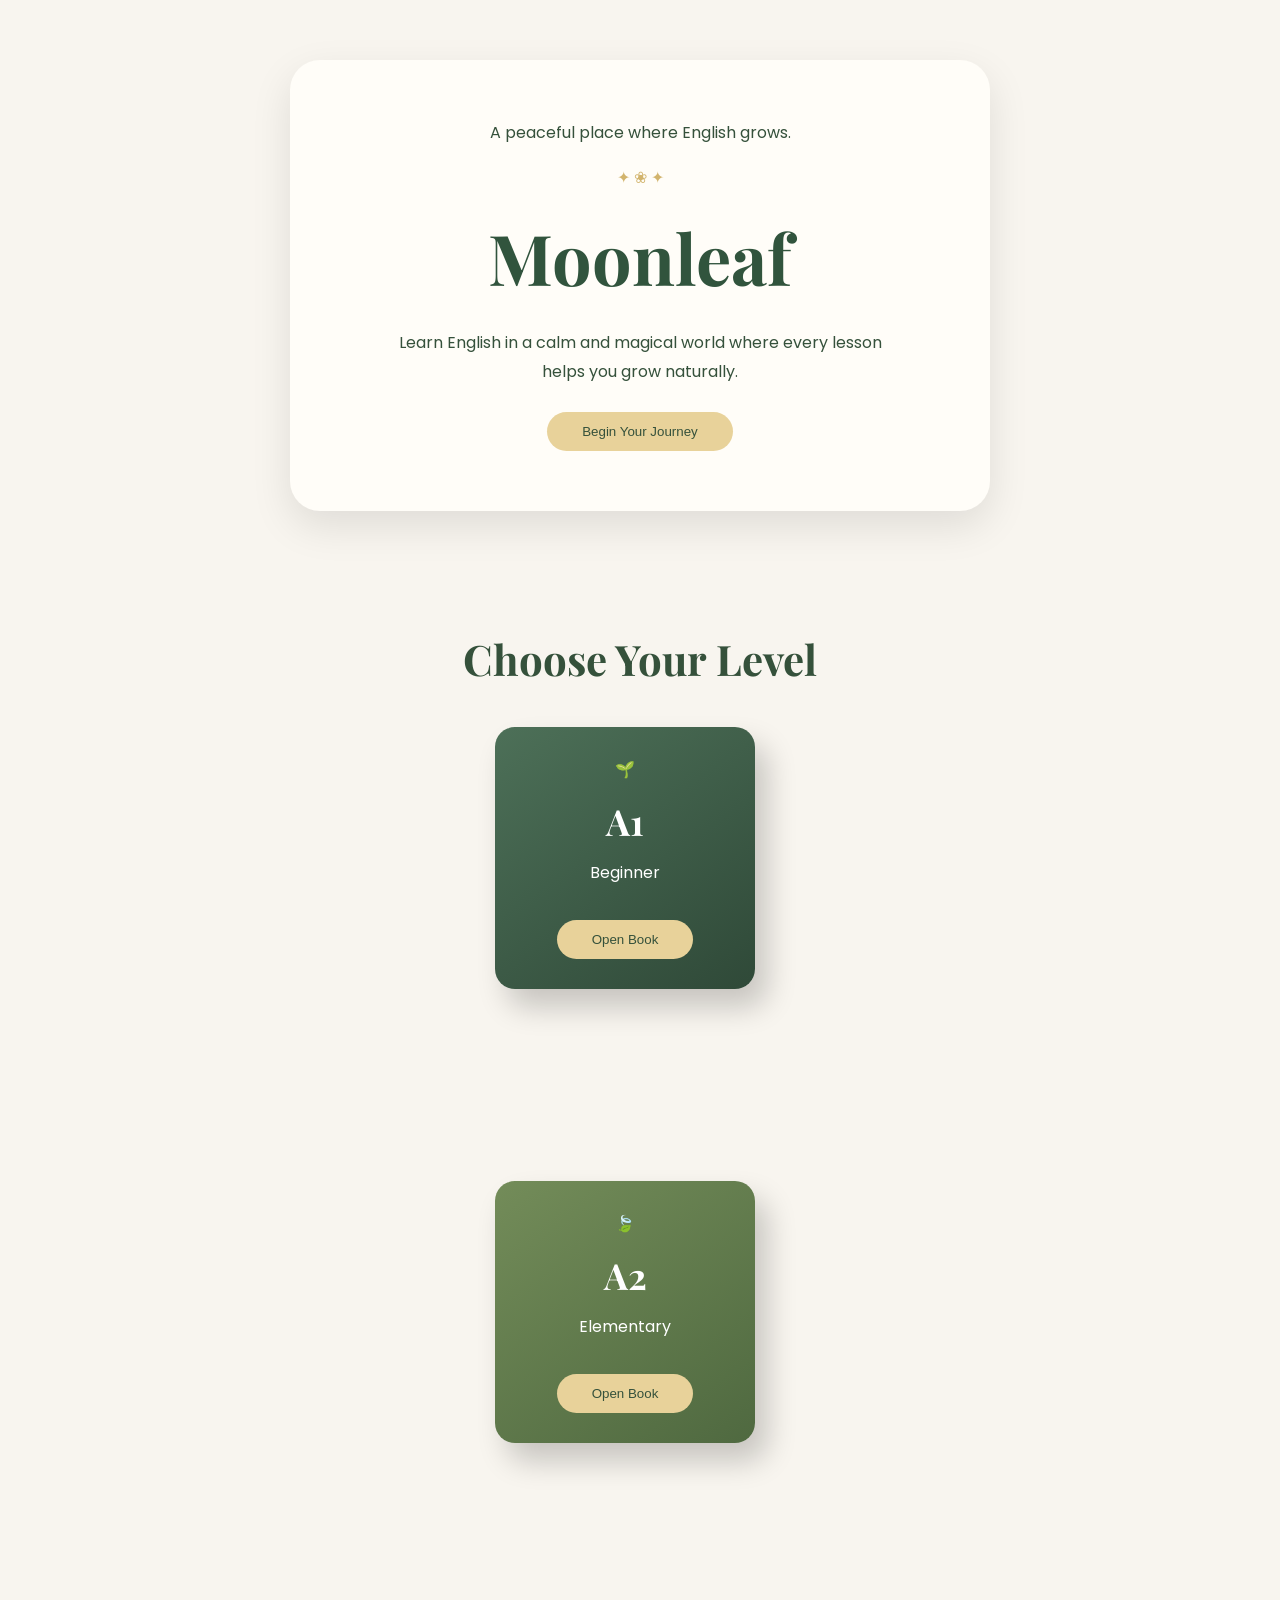
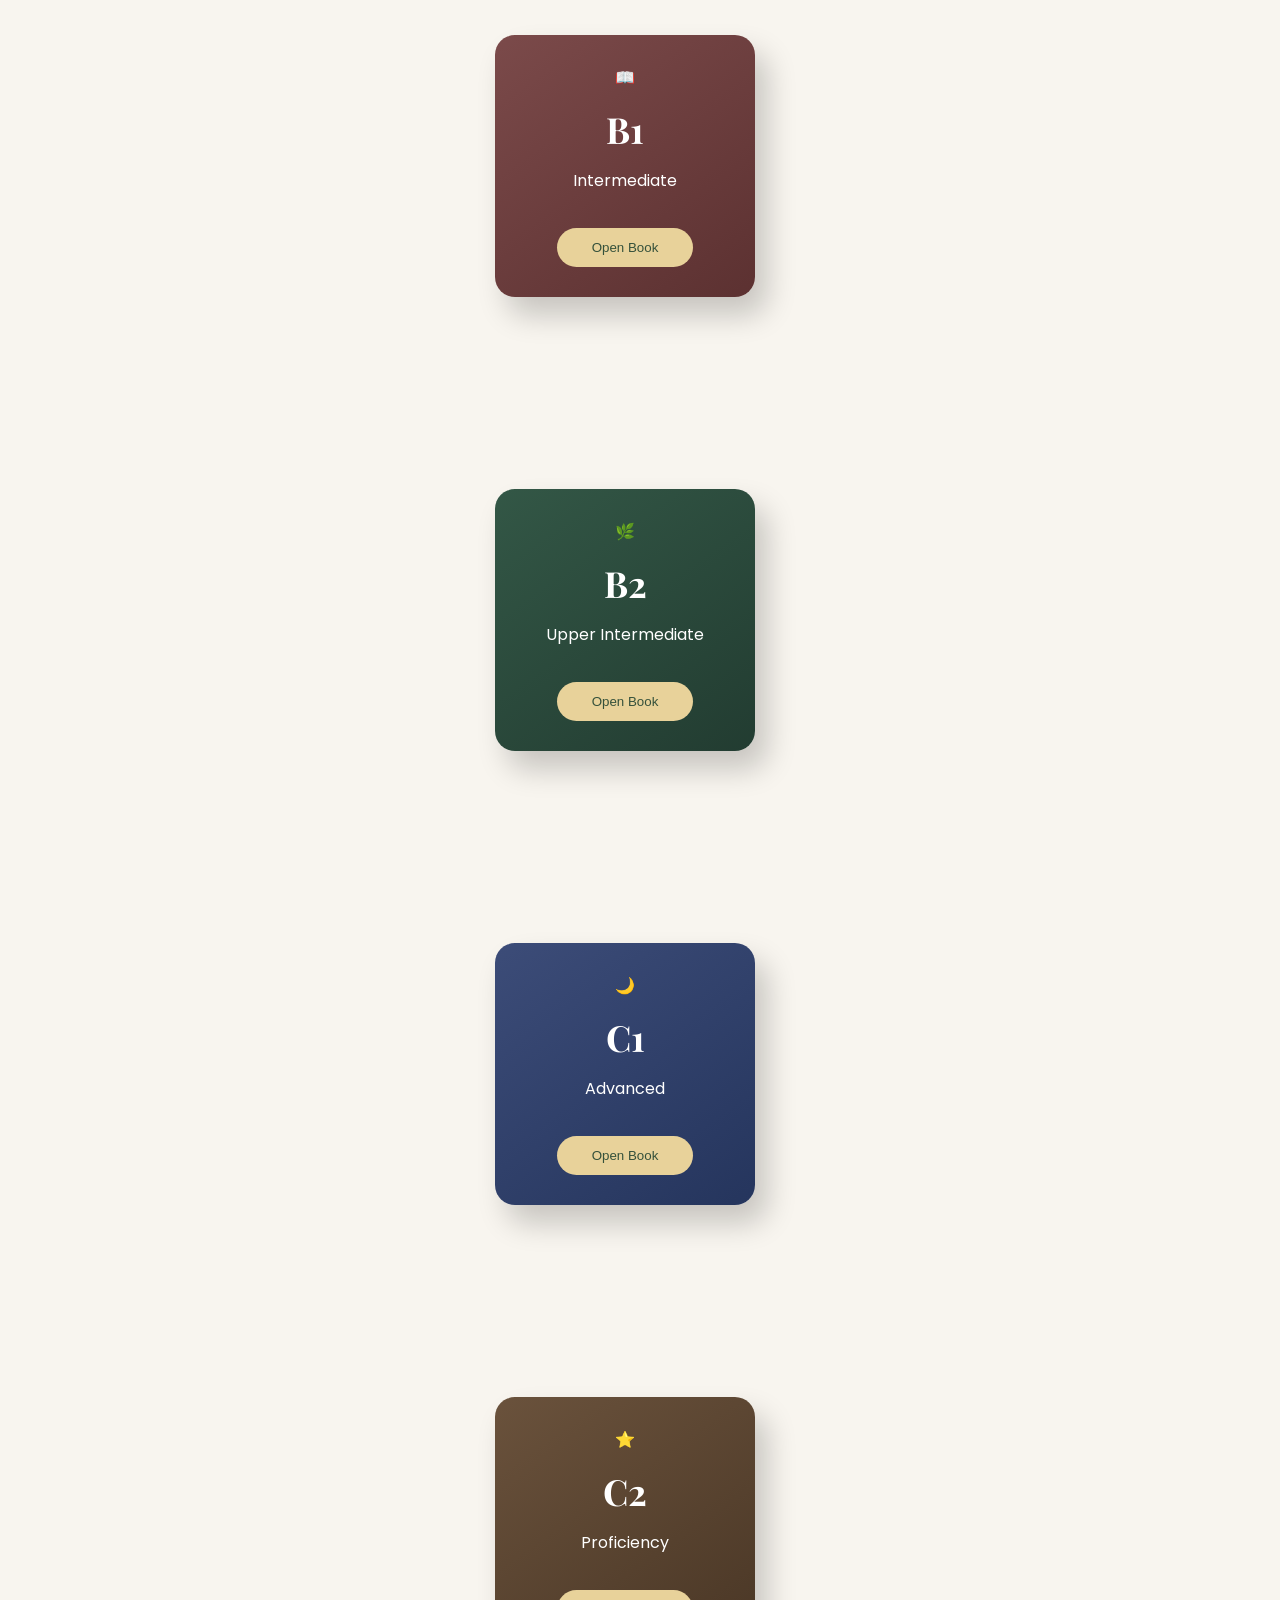
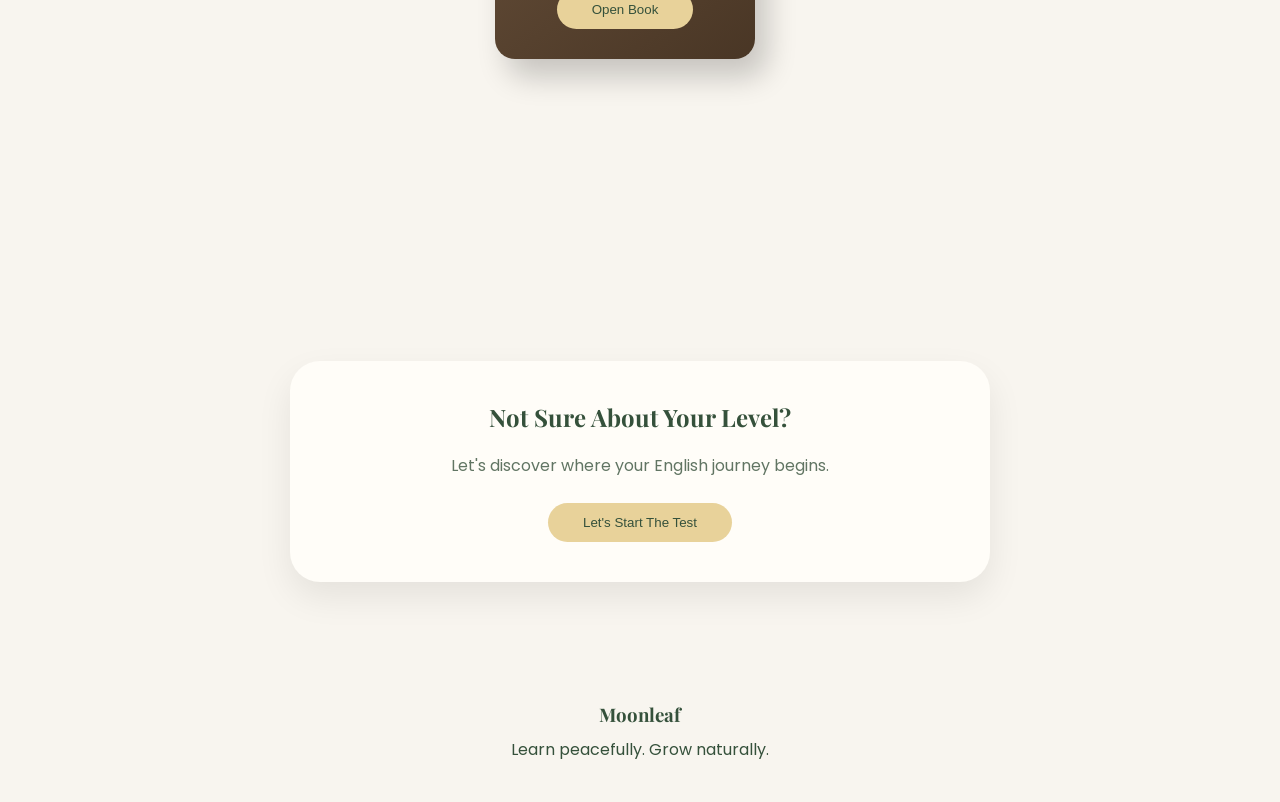
<file: index.html>
<!DOCTYPE html>
<html lang="en">
<head>
  <meta charset="UTF-8">
  <meta name="viewport" content="width=device-width, initial-scale=1.0">

  <title>Moonleaf</title>

  <link rel="preconnect" href="https://fonts.googleapis.com">
  <link rel="preconnect" href="https://fonts.gstatic.com" crossorigin>

  <link href="https://fonts.googleapis.com/css2?family=Playfair+Display:wght@500;700&family=Poppins:wght@300;400;600&display=swap" rel="stylesheet">

  <link rel="stylesheet" href="style.css">
</head>

<body>

<header class="hero">
  <div class="hero-card">

    <p>A peaceful place where English grows.</p>

    <div class="line">✦ ❀ ✦</div>

    <h1>Moonleaf</h1>

    <p class="description">
      Learn English in a calm and magical world where every lesson helps you grow naturally.
    </p>

    <button>Begin Your Journey</button>

  </div>
</header>

<section class="levels">

  <h2>Choose Your Level</h2>

  <div class="books">

    <!-- A1 -->
    <div class="book-row">

      <div class="book">
        🌱
        <h3>A1</h3>
        <p>Beginner</p>

        <button onclick="openBook(this)">
          Open Book
        </button>
      </div>

      <div class="lesson-panel">

        <h2>A1 English Book 🌱</h2>

        <button onclick="location.href='a1-vocabulary.html'">
          📖 Vocabulary
        </button>

        <button onclick="location.href='a1-grammar.html'">
          📚 Grammar
        </button>

        <button onclick="location.href='a1-listening.html'">
          🎧 Listening
        </button>

        <button onclick="location.href='a1-practice.html'">
          ✍️ Practice
        </button>

      </div>

    </div>

    <!-- A2 -->
    <div class="book-row">

      <div class="book">
        🍃
        <h3>A2</h3>
        <p>Elementary</p>

        <button onclick="openBook(this)">
          Open Book
        </button>
      </div>

      <div class="lesson-panel">

        <h2>A2 English Book 🍃</h2>

        <button onclick="location.href='a2-vocabulary.html'">📖 Vocabulary</button>
        <button onclick="location.href='a2-grammar.html'">📚 Grammar</button>
        <button onclick="location.href='a2-listening.html'">🎧 Listening</button>
        <button onclick="location.href='a2-practice.html'">✍️ Practice</button>

      </div>

    </div>

    <!-- B1 -->
    <div class="book-row">

      <div class="book">
        📖
        <h3>B1</h3>
        <p>Intermediate</p>

        <button onclick="openBook(this)">
          Open Book
        </button>
      </div>

      <div class="lesson-panel">
        <h2>B1 English Book 📖</h2>

       <button onclick="location.href='b1-vocabulary.html'">
📖 Vocabulary
</button>

<button onclick="location.href='b1-grammar.html'">
📚 Grammar
</button>

<button onclick="location.href='b1-listening.html'">
🎧 Listening
</button>

<button onclick="location.href='b1-practice.html'">
✍️ Practice
</button>
      </div>

    </div>

    <!-- B2 -->
    <div class="book-row">

      <div class="book">
        🌿
        <h3>B2</h3>
        <p>Upper Intermediate</p>

        <button onclick="openBook(this)">
          Open Book
        </button>
      </div>

      <div class="lesson-panel">
        <h2>B2 English Book 🌿</h2>

       <button onclick="location.href='b2-vocabulary.html'">
📖 Vocabulary
</button>

<button onclick="location.href='b2-grammar.html'">
📚 Grammar
</button>

<button onclick="location.href='b2-listening.html'">
🎧 Listening
</button>

<button onclick="location.href='b2-practice.html'">
✍️ Practice
</button>
      </div>

    </div>

    <!-- C1 -->
    <div class="book-row">

      <div class="book">
        🌙
        <h3>C1</h3>
        <p>Advanced</p>

        <button onclick="openBook(this)">
          Open Book
        </button>
      </div>

      <div class="lesson-panel">
        <h2>C1 English Book 🌙</h2>
<button onclick="location.href='c1-vocabulary.html'">
📖 Vocabulary
</button>

<button onclick="location.href='c1-grammar.html'">
📚 Grammar
</button>

<button onclick="location.href='c1-listening.html'">
🎧 Listening
</button>

<button onclick="location.href='c1-practice.html'">
✍️ Practice
</button>
      </div>

    </div>

    <!-- C2 -->
    <div class="book-row">

      <div class="book">
        ⭐
        <h3>C2</h3>
        <p>Proficiency</p>

        <button onclick="openBook(this)">
          Open Book
        </button>
      </div>

      <div class="lesson-panel">
        <h2>C2 English Book ⭐</h2>

        <button onclick="location.href='c2-vocabulary.html'">
📖 Vocabulary
</button>

<button onclick="location.href='c2-grammar.html'">
📚 Grammar
</button>

<button onclick="location.href='c2-listening.html'">
🎧 Listening
</button>

<button onclick="location.href='c2-practice.html'">
✍️ Practice
</button>
      </div>

    </div>

  </div>

</section>

<section class="test">

  <h2>Not Sure About Your Level?</h2>

  <p>
    Let's discover where your English journey begins.
  </p>

  <button onclick="location.href='level-test.html'">
Let's Start The Test
</button>

</section>

<footer>

  <h3>Moonleaf</h3>

  <p>Learn peacefully. Grow naturally.</p>

</footer>

<script src="script.js"></script>

</body>
</html>
</file>
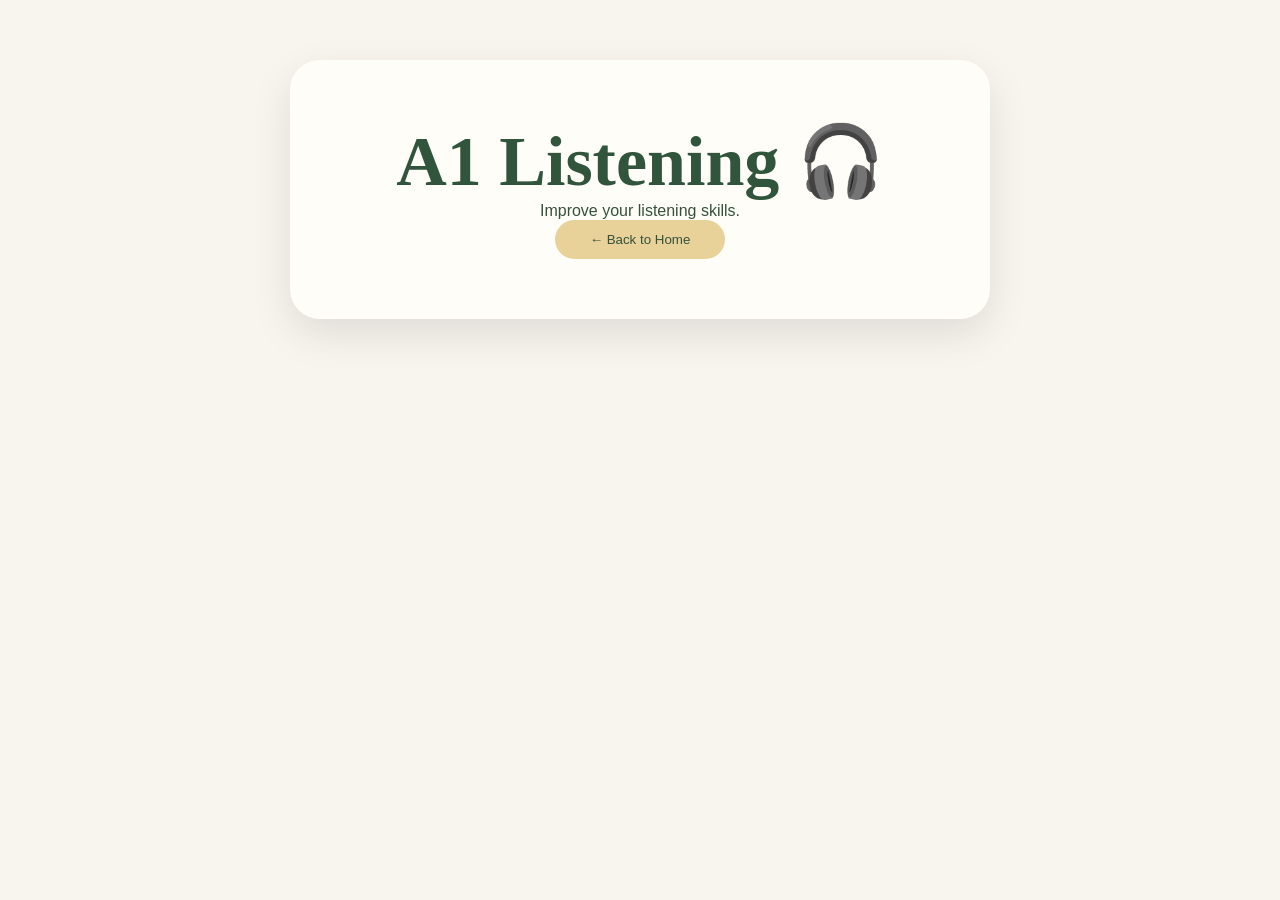
<file: a1-listening.html>
<!DOCTYPE html>
<html lang="en">
<head>
<meta charset="UTF-8">
<meta name="viewport" content="width=device-width, initial-scale=1.0">
<title>A1 Listening | Moonleaf</title>
<link rel="stylesheet" href="style.css">
</head>

<body>

<header class="hero">
<div class="hero-card">

<h1>A1 Listening 🎧</h1>

<p>Improve your listening skills.</p>

<button onclick="location.href='index.html'">
← Back to Home
</button>

</div>
</header>

</body>
</html>
</file>
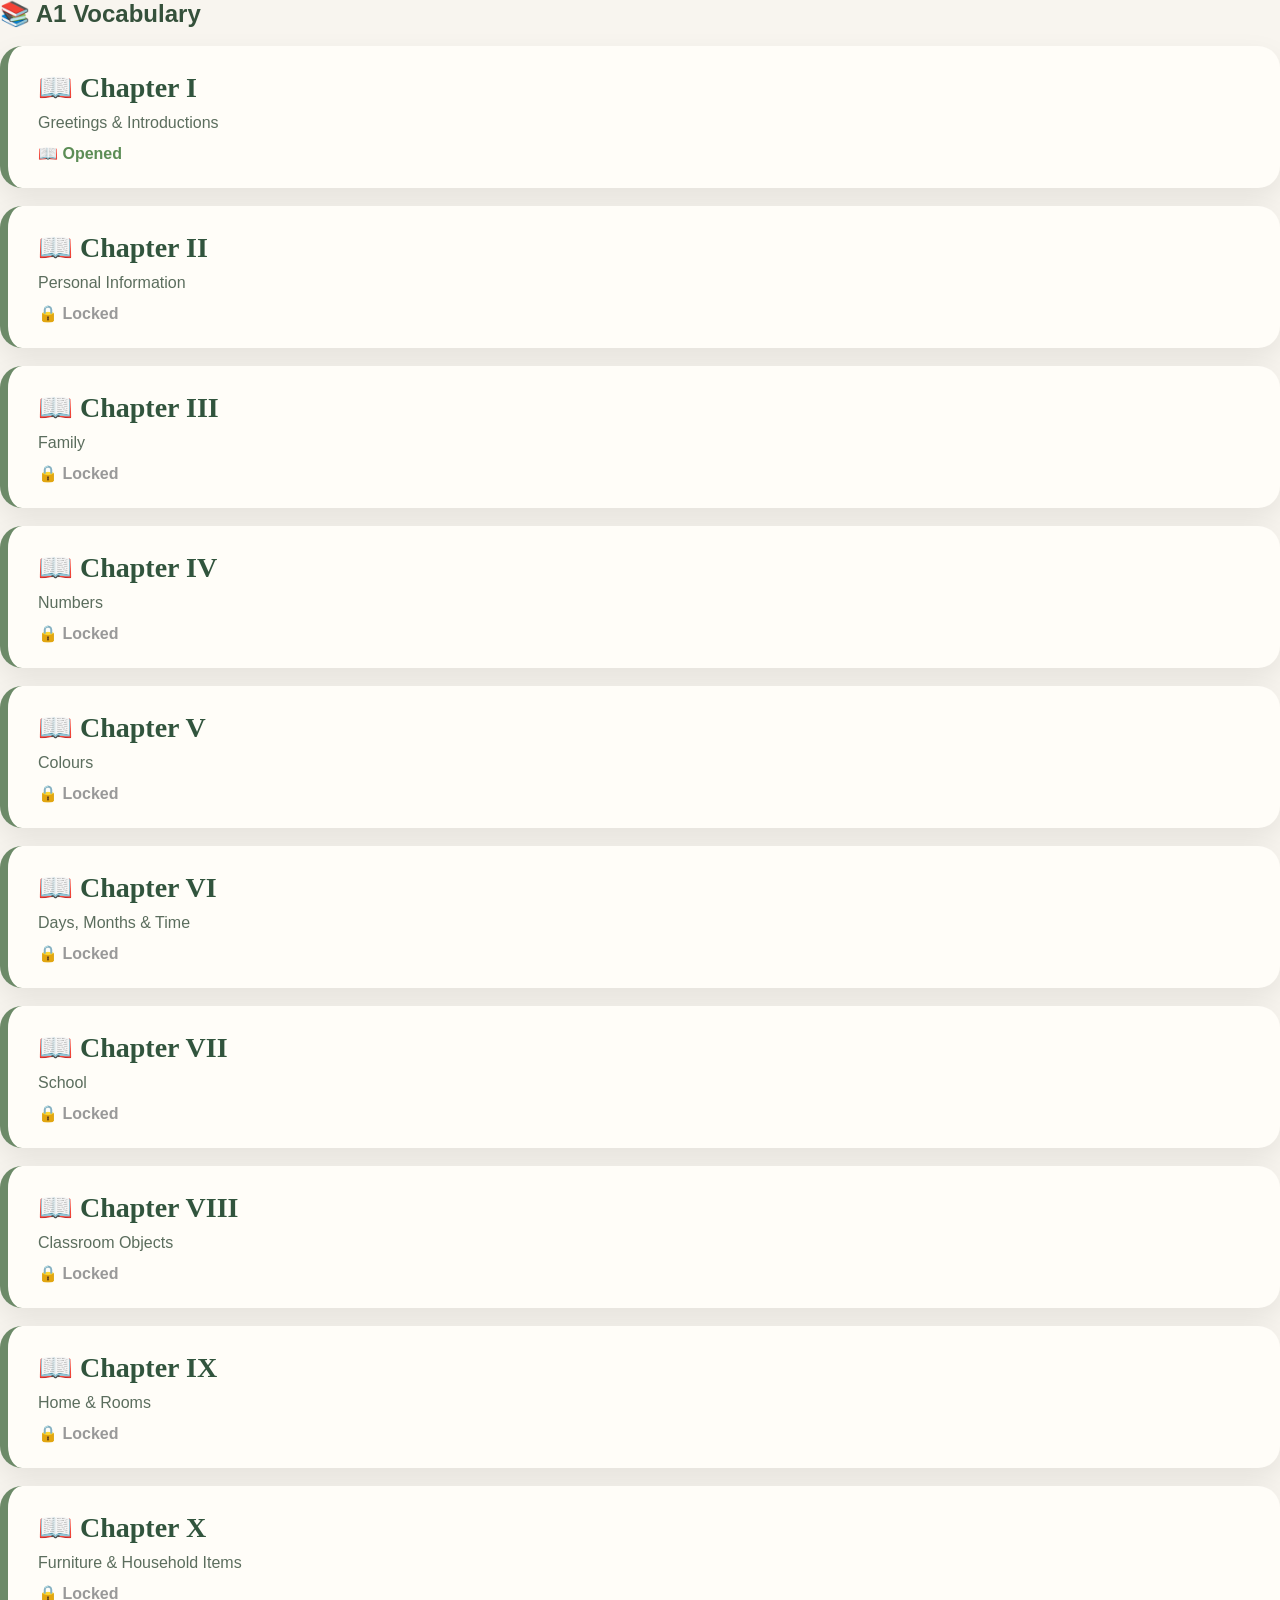
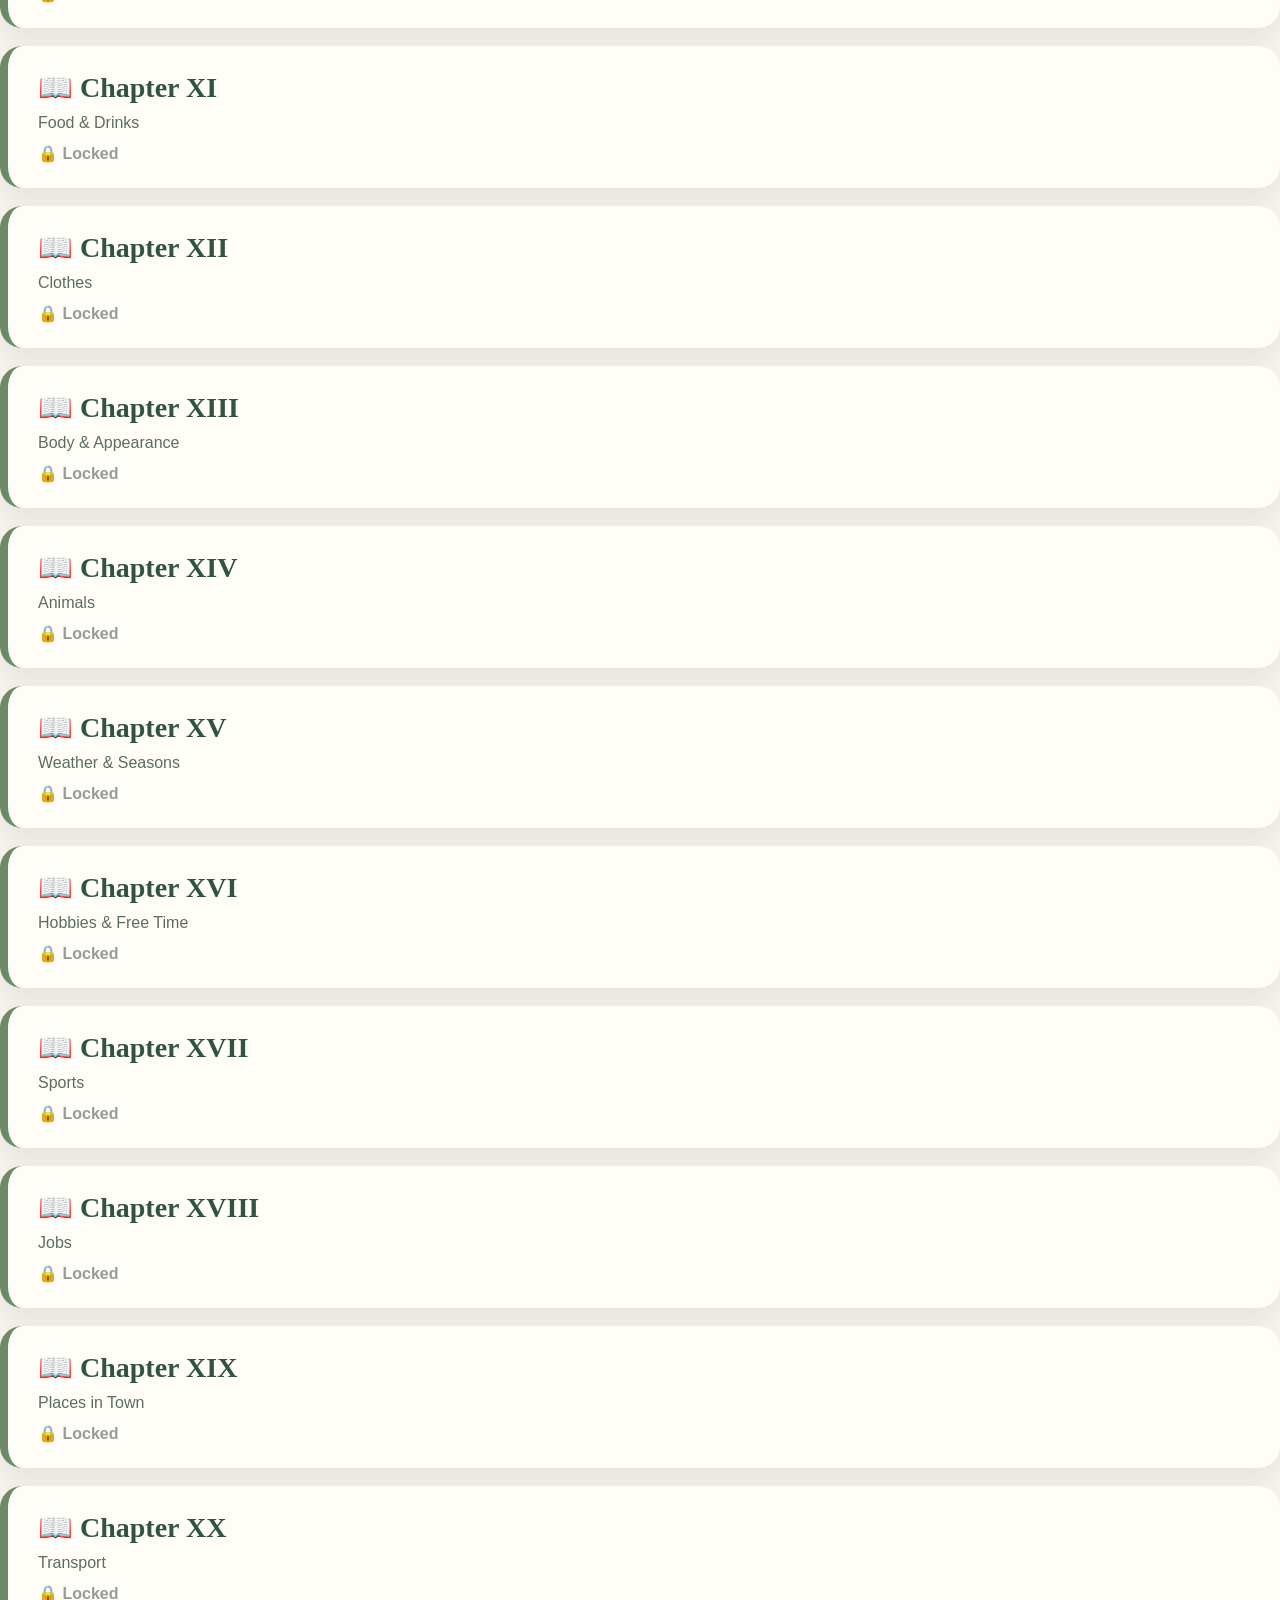
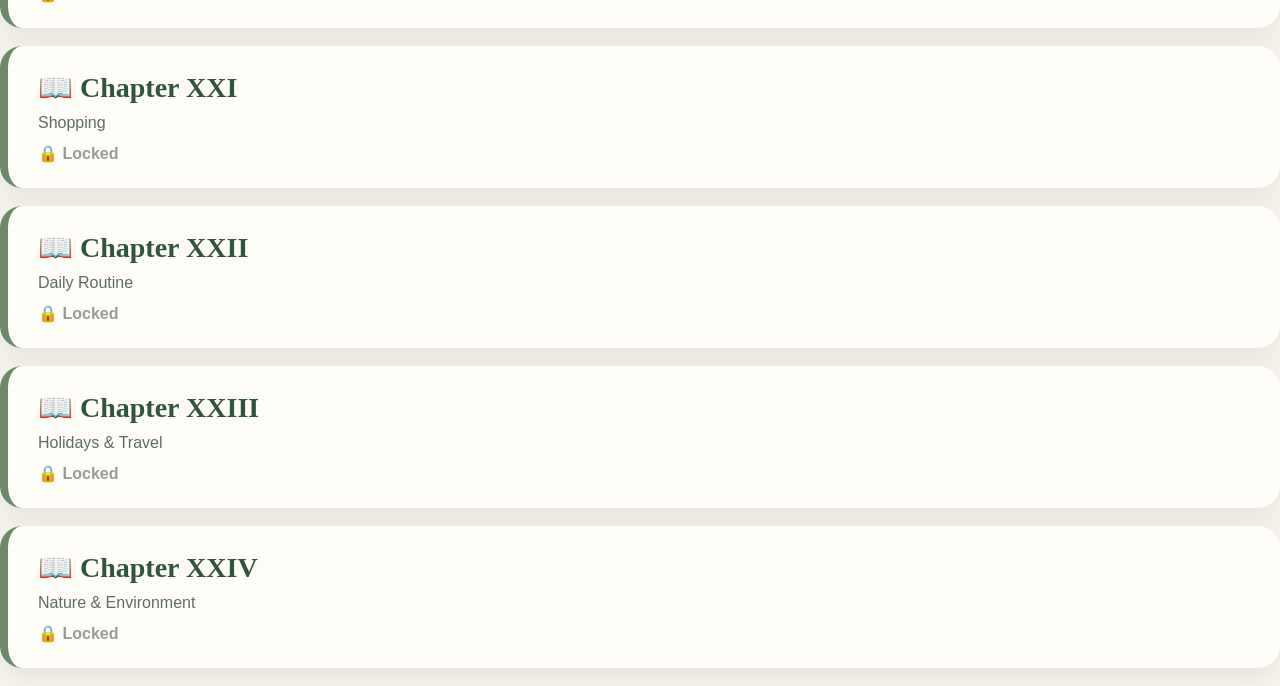
<file: a1-vocabulary.html>
<!DOCTYPE html>
<html lang="en">

<head>
<meta charset="UTF-8">
<meta name="viewport" content="width=device-width, initial-scale=1.0">

<title>A1 Vocabulary | Moonleaf</title>

<link rel="stylesheet" href="style.css">

</head>

<h2>📚 A1 Vocabulary</h2>

<div class="chapter-card" onclick="openLesson(1)">
    <h3>📖 Chapter I</h3>
    <p>Greetings & Introductions</p>
    <span class="opened-text">📖 Opened</span>
</div>

<div class="chapter-card" onclick="openLesson(2)">
    <h3>📖 Chapter II</h3>
    <p>Personal Information</p>
    <span class="locked-text">🔒 Locked</span>
</div>

<div class="chapter-card" onclick="openLesson(3)">
    <h3>📖 Chapter III</h3>
    <p>Family</p>
    <span class="locked-text">🔒 Locked</span>
</div>

<div class="chapter-card" onclick="openLesson(4)">
    <h3>📖 Chapter IV</h3>
    <p>Numbers</p>
    <span class="locked-text">🔒 Locked</span>
</div>

<div class="chapter-card" onclick="openLesson(5)">
    <h3>📖 Chapter V</h3>
    <p>Colours</p>
    <span class="locked-text">🔒 Locked</span>
</div>

<div class="chapter-card" onclick="openLesson(6)">
    <h3>📖 Chapter VI</h3>
    <p>Days, Months & Time</p>
    <span class="locked-text">🔒 Locked</span>
</div>

<div class="chapter-card" onclick="openLesson(7)">
    <h3>📖 Chapter VII</h3>
    <p>School</p>
    <span class="locked-text">🔒 Locked</span>
</div>

<div class="chapter-card" onclick="openLesson(8)">
    <h3>📖 Chapter VIII</h3>
    <p>Classroom Objects</p>
    <span class="locked-text">🔒 Locked</span>
</div>

<div class="chapter-card" onclick="openLesson(9)">
    <h3>📖 Chapter IX</h3>
    <p>Home & Rooms</p>
    <span class="locked-text">🔒 Locked</span>
</div>

<div class="chapter-card" onclick="openLesson(10)">
    <h3>📖 Chapter X</h3>
    <p>Furniture & Household Items</p>
    <span class="locked-text">🔒 Locked</span>
</div>

<div class="chapter-card" onclick="openLesson(11)">
    <h3>📖 Chapter XI</h3>
    <p>Food & Drinks</p>
    <span class="locked-text">🔒 Locked</span>
</div>

<div class="chapter-card" onclick="openLesson(12)">
    <h3>📖 Chapter XII</h3>
    <p>Clothes</p>
    <span class="locked-text">🔒 Locked</span>
</div>

<div class="chapter-card" onclick="openLesson(13)">
    <h3>📖 Chapter XIII</h3>
    <p>Body & Appearance</p>
    <span class="locked-text">🔒 Locked</span>
</div>

<div class="chapter-card" onclick="openLesson(14)">
    <h3>📖 Chapter XIV</h3>
    <p>Animals</p>
    <span class="locked-text">🔒 Locked</span>
</div>

<div class="chapter-card" onclick="openLesson(15)">
    <h3>📖 Chapter XV</h3>
    <p>Weather & Seasons</p>
    <span class="locked-text">🔒 Locked</span>
</div>

<div class="chapter-card" onclick="openLesson(16)">
    <h3>📖 Chapter XVI</h3>
    <p>Hobbies & Free Time</p>
    <span class="locked-text">🔒 Locked</span>
</div>

<div class="chapter-card" onclick="openLesson(17)">
    <h3>📖 Chapter XVII</h3>
    <p>Sports</p>
    <span class="locked-text">🔒 Locked</span>
</div>

<div class="chapter-card" onclick="openLesson(18)">
    <h3>📖 Chapter XVIII</h3>
    <p>Jobs</p>
    <span class="locked-text">🔒 Locked</span>
</div>

<div class="chapter-card" onclick="openLesson(19)">
    <h3>📖 Chapter XIX</h3>
    <p>Places in Town</p>
    <span class="locked-text">🔒 Locked</span>
</div>

<div class="chapter-card" onclick="openLesson(20)">
    <h3>📖 Chapter XX</h3>
    <p>Transport</p>
    <span class="locked-text">🔒 Locked</span>
</div>

<div class="chapter-card" onclick="openLesson(21)">
    <h3>📖 Chapter XXI</h3>
    <p>Shopping</p>
    <span class="locked-text">🔒 Locked</span>
</div>

<div class="chapter-card" onclick="openLesson(22)">
    <h3>📖 Chapter XXII</h3>
    <p>Daily Routine</p>
    <span class="locked-text">🔒 Locked</span>
</div>

<div class="chapter-card" onclick="openLesson(23)">
    <h3>📖 Chapter XXIII</h3>
    <p>Holidays & Travel</p>
    <span class="locked-text">🔒 Locked</span>
</div>

<div class="chapter-card" onclick="openLesson(24)">
    <h3>📖 Chapter XXIV</h3>
    <p>Nature & Environment</p>
    <span class="locked-text">🔒 Locked</span>
</div>

<div id="lesson-container"></div>


    <script src="a1-vocabulary.js"></script>
<script src="script.js"></script>
</file>
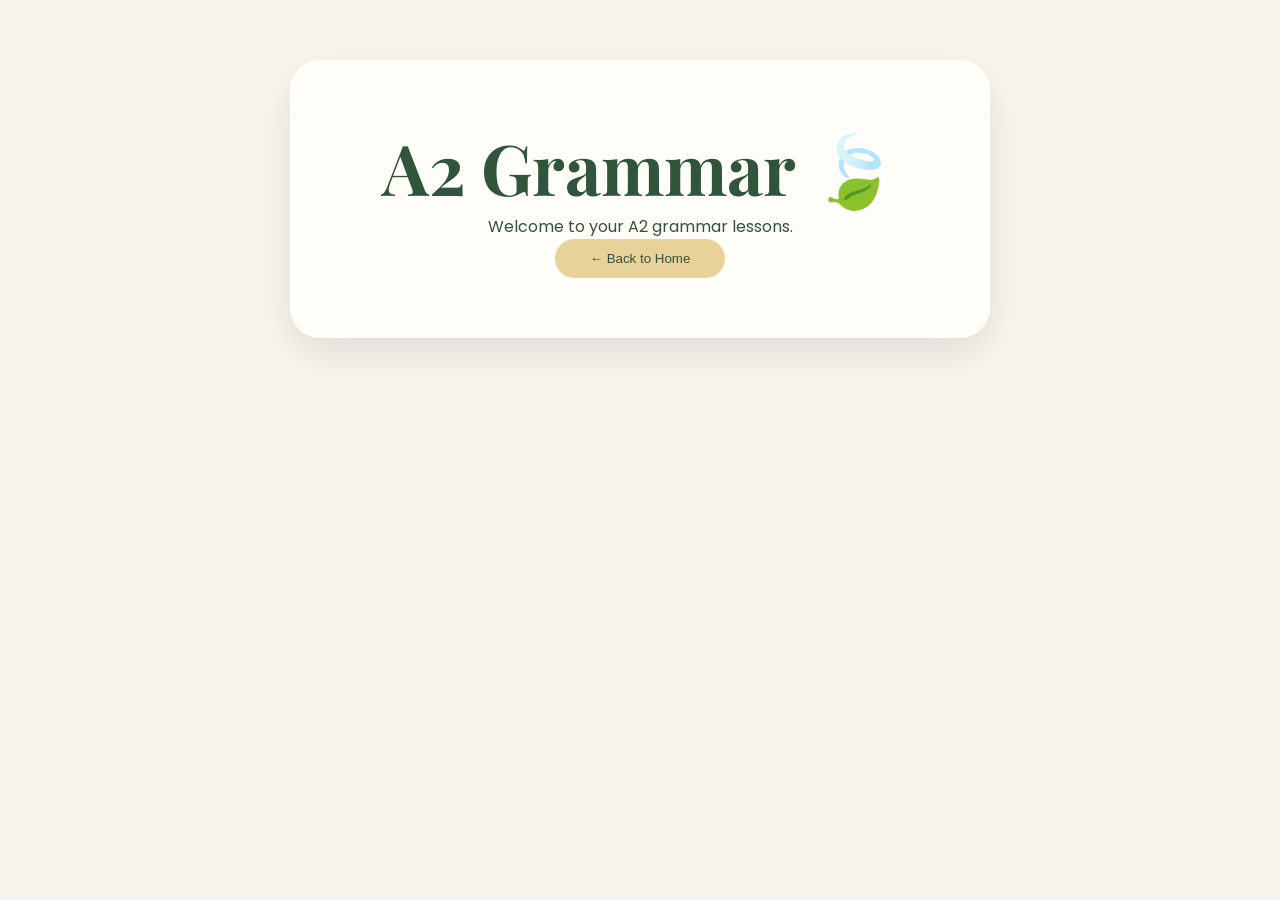
<file: a2-grammar.html>
<!DOCTYPE html>
<html lang="en">
<head>
<meta charset="UTF-8">
<meta name="viewport" content="width=device-width, initial-scale=1.0">
<title>A2 Grammar | Moonleaf</title>

<link rel="preconnect" href="https://fonts.googleapis.com">
<link rel="preconnect" href="https://fonts.gstatic.com" crossorigin>
<link href="https://fonts.googleapis.com/css2?family=Playfair+Display:wght@500;700&family=Poppins:wght@300;400;600&display=swap" rel="stylesheet">

<link rel="stylesheet" href="style.css">
</head>

<body>

<header class="hero">
<div class="hero-card">

<h1>A2 Grammar 🍃</h1>

<p>Welcome to your A2 grammar lessons.</p>

<button onclick="location.href='index.html'">
← Back to Home
</button>

</div>
</header>

<script src="script.js"></script>

</body>
</html>
</file>
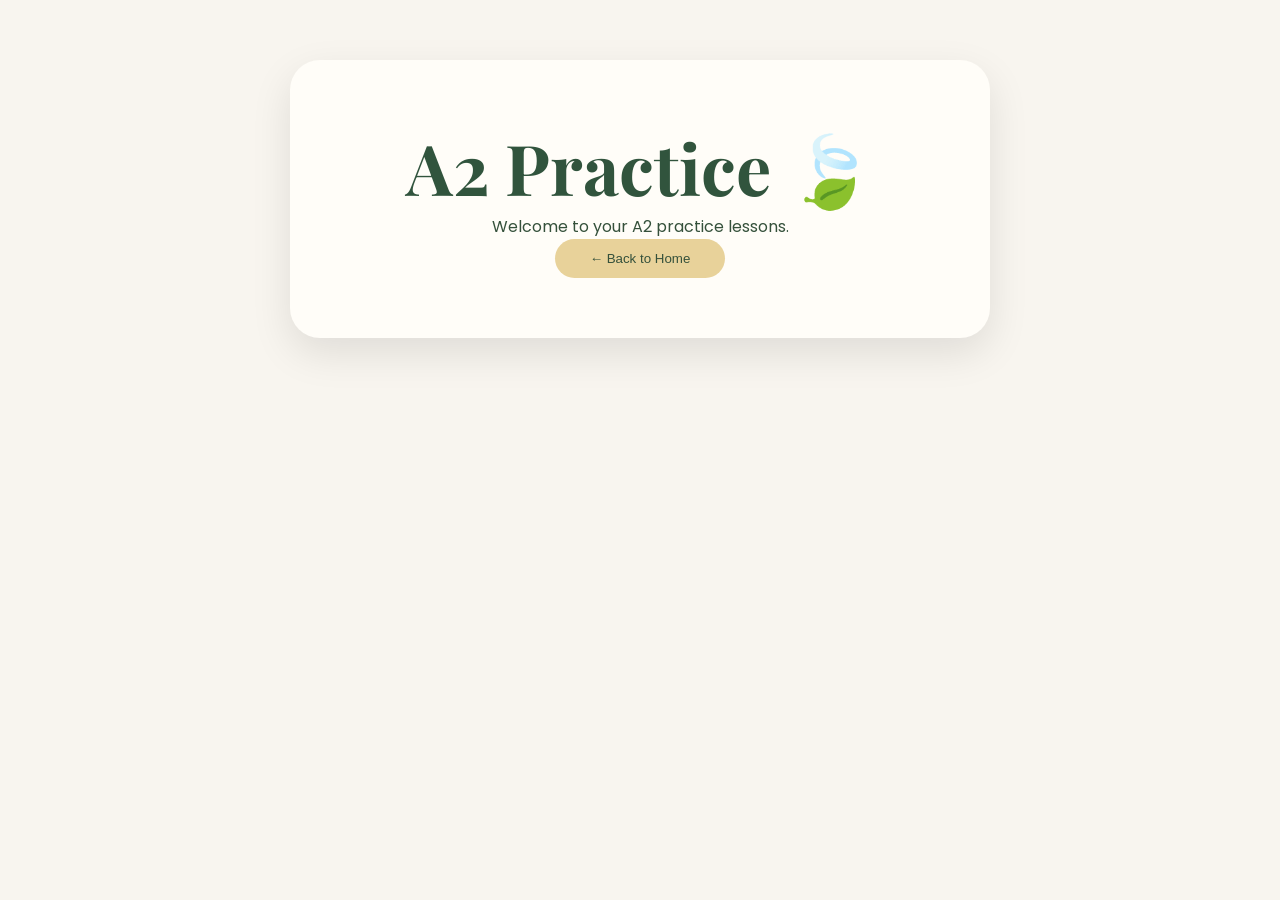
<file: a2-practice.html>
<!DOCTYPE html>
<html lang="en">
<head>
<meta charset="UTF-8">
<meta name="viewport" content="width=device-width, initial-scale=1.0">
<title>A2 Practice | Moonleaf</title>

<link rel="preconnect" href="https://fonts.googleapis.com">
<link rel="preconnect" href="https://fonts.gstatic.com" crossorigin>
<link href="https://fonts.googleapis.com/css2?family=Playfair+Display:wght@500;700&family=Poppins:wght@300;400;600&display=swap" rel="stylesheet">

<link rel="stylesheet" href="style.css">
</head>

<body>

<header class="hero">
<div class="hero-card">

<h1>A2 Practice 🍃</h1>

<p>Welcome to your A2 practice lessons.</p>

<button onclick="location.href='index.html'">
← Back to Home
</button>

</div>
</header>

<script src="script.js"></script>

</body>
</html>
</file>
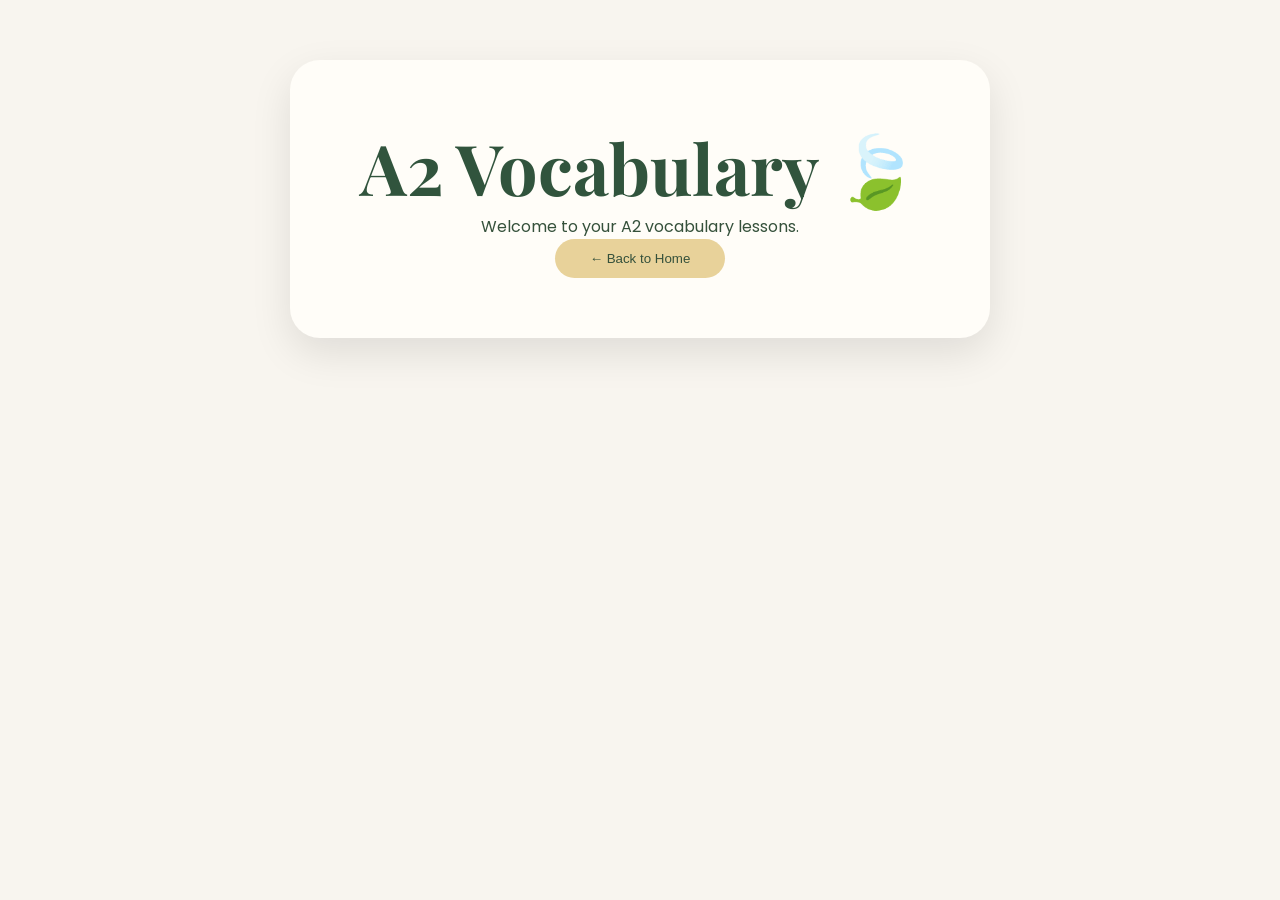
<file: a2-vocabulary.html>
<!DOCTYPE html>
<html lang="en">
<head>
<meta charset="UTF-8">
<meta name="viewport" content="width=device-width, initial-scale=1.0">
<title>A2 Vocabulary | Moonleaf</title>

<link rel="preconnect" href="https://fonts.googleapis.com">
<link rel="preconnect" href="https://fonts.gstatic.com" crossorigin>
<link href="https://fonts.googleapis.com/css2?family=Playfair+Display:wght@500;700&family=Poppins:wght@300;400;600&display=swap" rel="stylesheet">

<link rel="stylesheet" href="style.css">
</head>

<body>

<header class="hero">
<div class="hero-card">

<h1>A2 Vocabulary 🍃</h1>

<p>Welcome to your A2 vocabulary lessons.</p>

<button onclick="location.href='index.html'">
← Back to Home
</button>

</div>
</header>

<script src="script.js"></script>

</body>
</html>
</file>
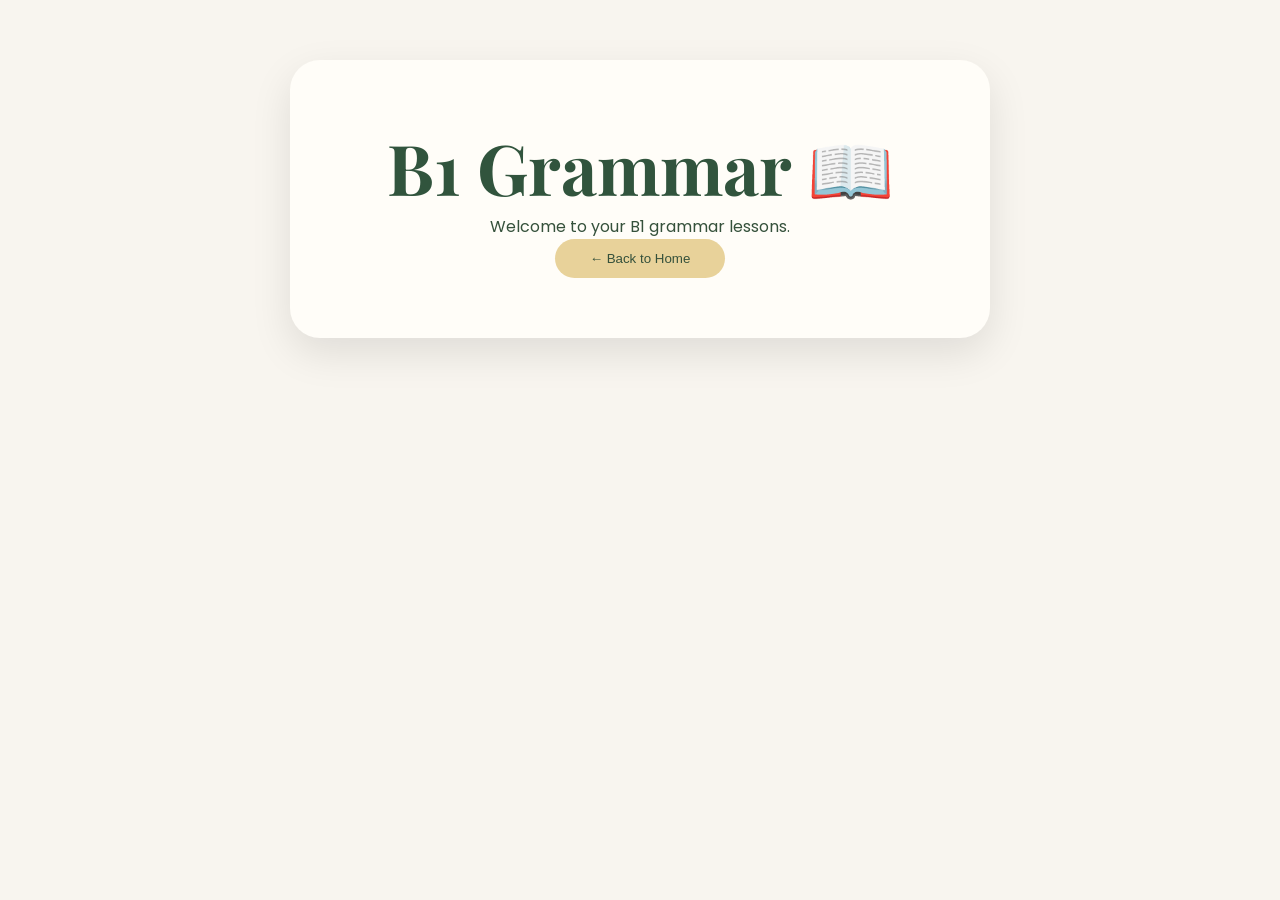
<file: b1-grammar.html>
<!DOCTYPE html>
<html lang="en">
<head>
<meta charset="UTF-8">
<meta name="viewport" content="width=device-width, initial-scale=1.0">
<title>B1 Grammar | Moonleaf</title>

<link rel="preconnect" href="https://fonts.googleapis.com">
<link rel="preconnect" href="https://fonts.gstatic.com" crossorigin>
<link href="https://fonts.googleapis.com/css2?family=Playfair+Display:wght@500;700&family=Poppins:wght@300;400;600&display=swap" rel="stylesheet">

<link rel="stylesheet" href="style.css">
</head>

<body>

<header class="hero">
<div class="hero-card">

<h1>B1 Grammar 📖</h1>

<p>Welcome to your B1 grammar lessons.</p>

<button onclick="location.href='index.html'">
← Back to Home
</button>

</div>
</header>

<script src="script.js"></script>

</body>
</html>
</file>
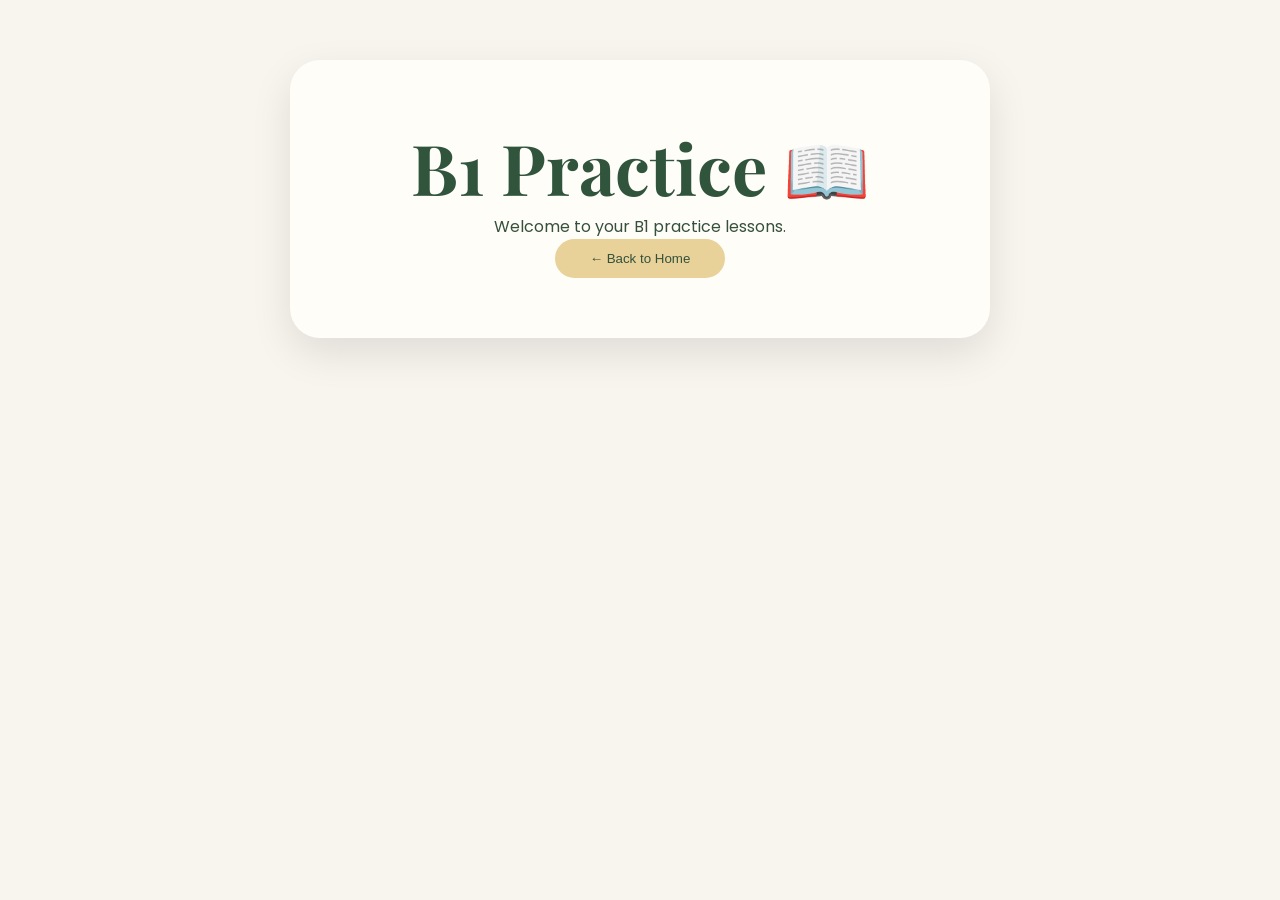
<file: b1-practice.html>
<!DOCTYPE html>
<html lang="en">
<head>
<meta charset="UTF-8">
<meta name="viewport" content="width=device-width, initial-scale=1.0">
<title>B1 Practice | Moonleaf</title>

<link rel="preconnect" href="https://fonts.googleapis.com">
<link rel="preconnect" href="https://fonts.gstatic.com" crossorigin>
<link href="https://fonts.googleapis.com/css2?family=Playfair+Display:wght@500;700&family=Poppins:wght@300;400;600&display=swap" rel="stylesheet">

<link rel="stylesheet" href="style.css">
</head>

<body>

<header class="hero">
<div class="hero-card">

<h1>B1 Practice 📖</h1>

<p>Welcome to your B1 practice lessons.</p>

<button onclick="location.href='index.html'">
← Back to Home
</button>

</div>
</header>

<script src="script.js"></script>

</body>
</html>
</file>
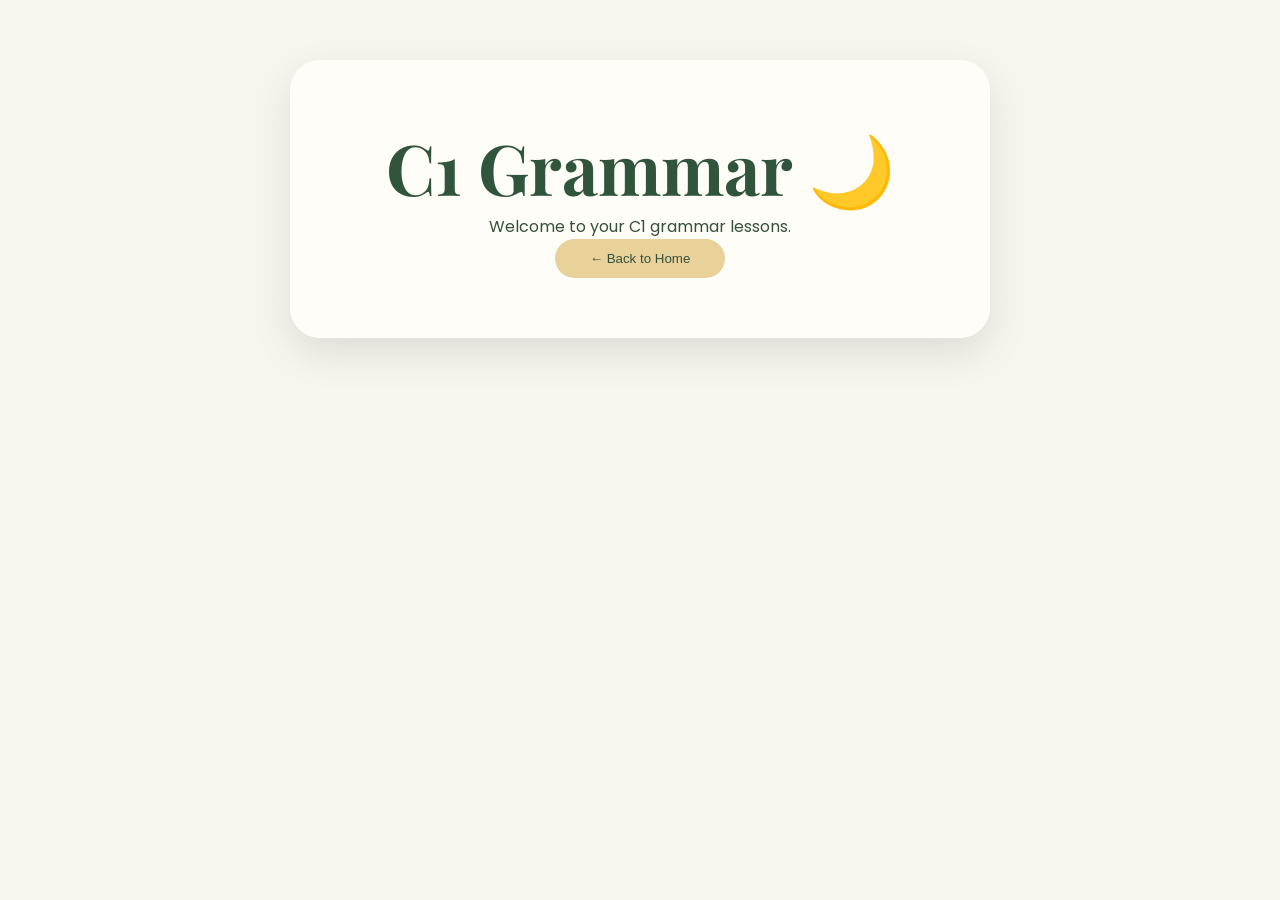
<file: c1-grammar.html>
<!DOCTYPE html>
<html lang="en">
<head>
<meta charset="UTF-8">
<meta name="viewport" content="width=device-width, initial-scale=1.0">

<title>C1 Grammar | Moonleaf</title>

<link rel="preconnect" href="https://fonts.googleapis.com">
<link rel="preconnect" href="https://fonts.gstatic.com" crossorigin>

<link href="https://fonts.googleapis.com/css2?family=Playfair+Display:wght@500;700&family=Poppins:wght@300;400;600&display=swap" rel="stylesheet">

<link rel="stylesheet" href="style.css">

</head>

<body>

<header class="hero">

<div class="hero-card">

<h1>C1 Grammar 🌙</h1>

<p>Welcome to your C1 grammar lessons.</p>

<button onclick="location.href='index.html'">
← Back to Home
</button>

</div>

</header>

<script src="script.js"></script>

</body>
</html>
</file>
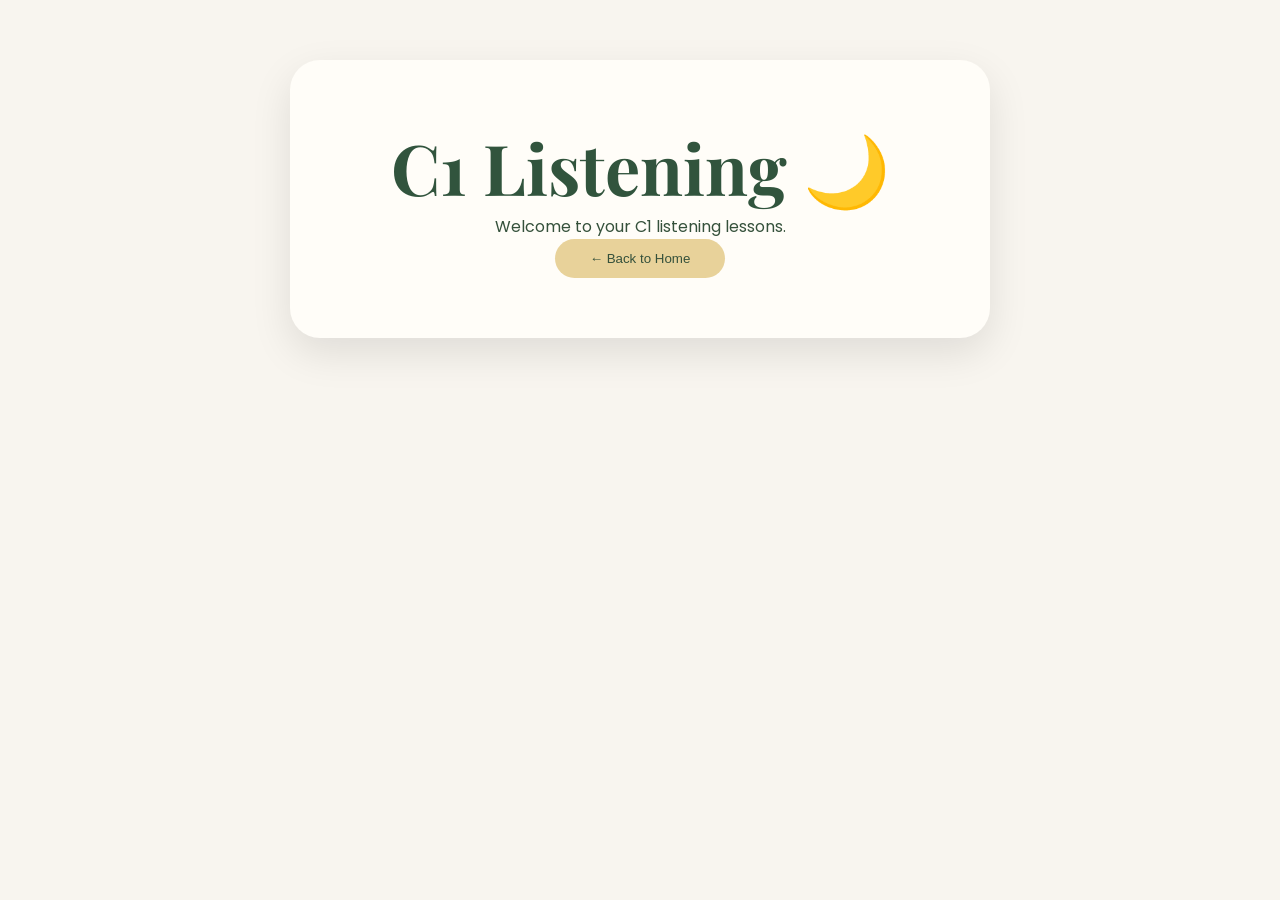
<file: c1-listening.html>
<!DOCTYPE html>
<html lang="en">
<head>
<meta charset="UTF-8">
<meta name="viewport" content="width=device-width, initial-scale=1.0">

<title>C1 Listening | Moonleaf</title>

<link rel="preconnect" href="https://fonts.googleapis.com">
<link rel="preconnect" href="https://fonts.gstatic.com" crossorigin>

<link href="https://fonts.googleapis.com/css2?family=Playfair+Display:wght@500;700&family=Poppins:wght@300;400;600&display=swap" rel="stylesheet">

<link rel="stylesheet" href="style.css">

</head>

<body>

<header class="hero">

<div class="hero-card">

<h1>C1 Listening 🌙</h1>

<p>Welcome to your C1 listening lessons.</p>

<button onclick="location.href='index.html'">
← Back to Home
</button>

</div>

</header>

<script src="script.js"></script>

</body>
</html>
</file>
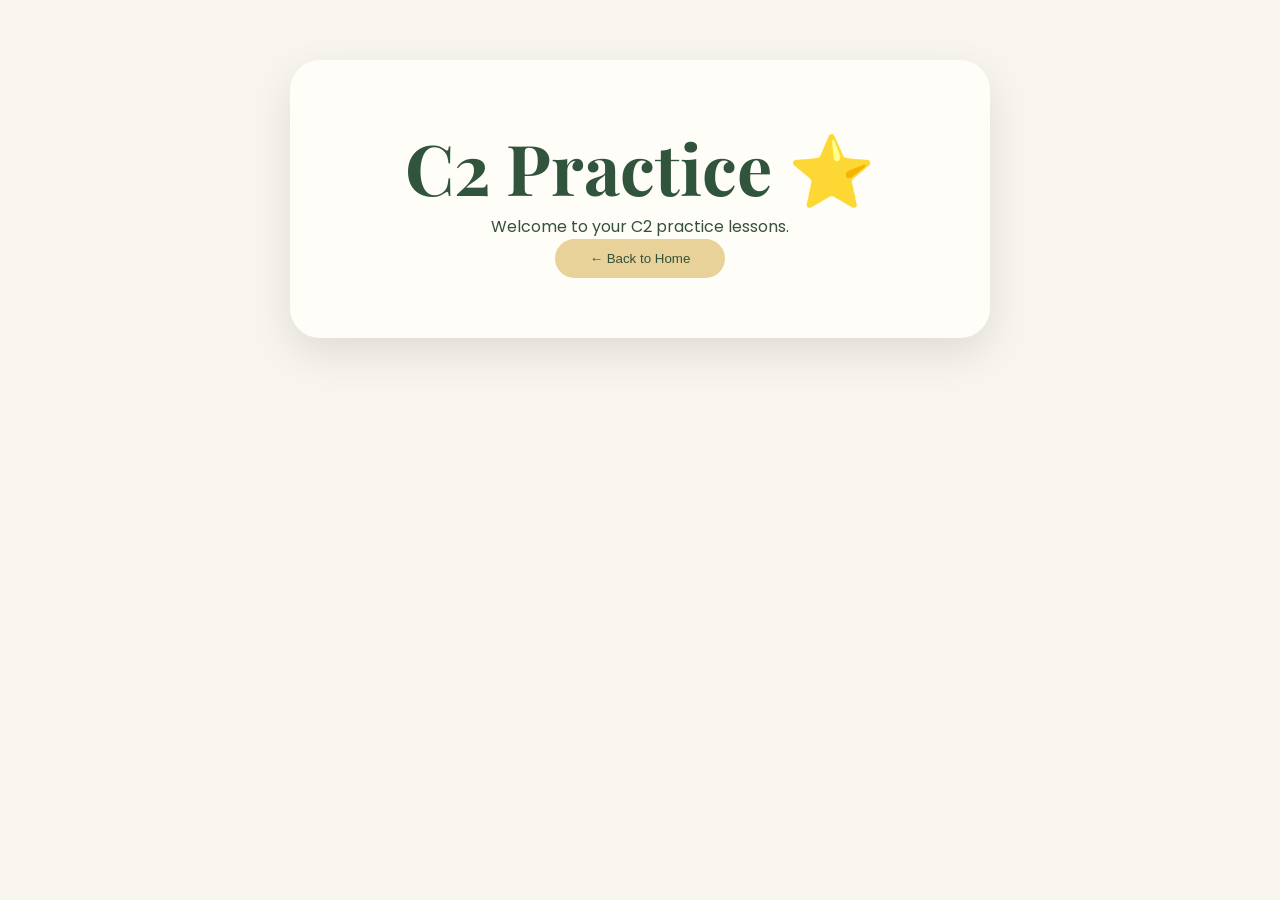
<file: c2-practice.html>
<!DOCTYPE html>
<html lang="en">
<head>
<meta charset="UTF-8">
<meta name="viewport" content="width=device-width, initial-scale=1.0">

<title>C2 Practice | Moonleaf</title>

<link rel="preconnect" href="https://fonts.googleapis.com">
<link rel="preconnect" href="https://fonts.gstatic.com" crossorigin>

<link href="https://fonts.googleapis.com/css2?family=Playfair+Display:wght@500;700&family=Poppins:wght@300;400;600&display=swap" rel="stylesheet">

<link rel="stylesheet" href="style.css">

</head>

<body>

<header class="hero">

<div class="hero-card">

<h1>C2 Practice ⭐</h1>

<p>Welcome to your C2 practice lessons.</p>

<button onclick="location.href='index.html'">
← Back to Home
</button>

</div>

</header>

<script src="script.js"></script>

</body>
</html>
</file>
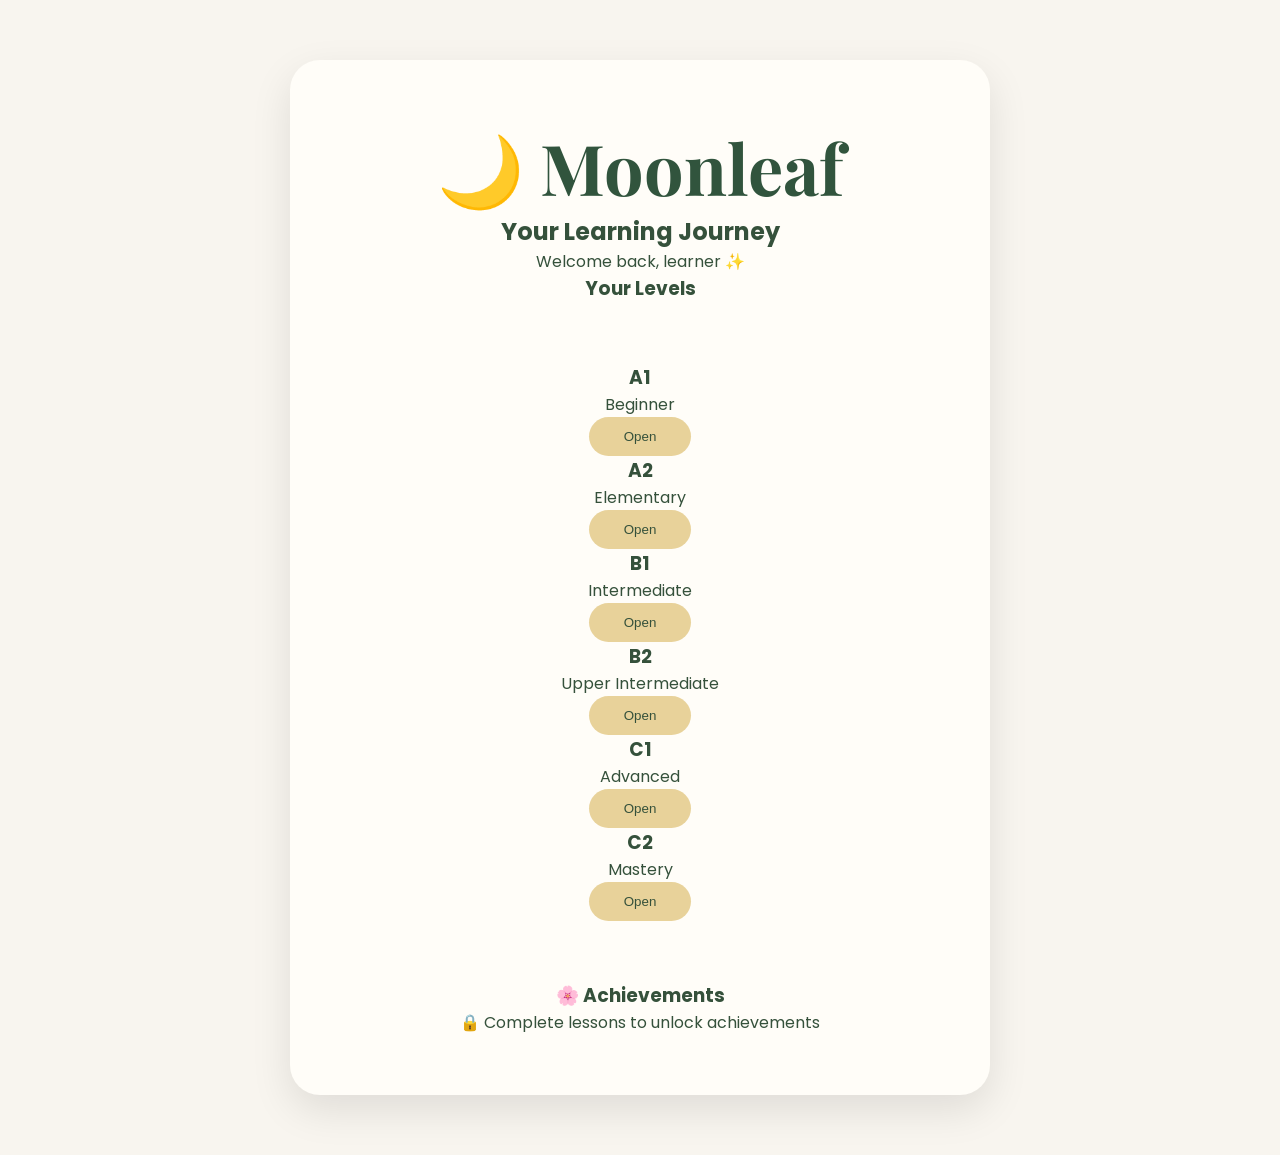
<file: dashboard.html>
<!DOCTYPE html>
<html lang="en">

<head>

<meta charset="UTF-8">
<meta name="viewport" content="width=device-width, initial-scale=1.0">

<title>Moonleaf Dashboard</title>

<link rel="stylesheet" href="style.css">

<link href="https://fonts.googleapis.com/css2?family=Playfair+Display:wght@700&family=Poppins:wght@300;400;600&display=swap" rel="stylesheet">

</head>


<body>

<section class="hero">

<div class="hero-card">

<h1>🌙 Moonleaf</h1>

<h2>Your Learning Journey</h2>

<p>Welcome back, learner ✨</p>


<h3>Your Levels</h3>


<div class="levels">


<div class="level-card">
<h3>A1</h3>
<p>Beginner</p>
<button>Open</button>
</div>


<div class="level-card">
<h3>A2</h3>
<p>Elementary</p>
<button>Open</button>
</div>


<div class="level-card">
<h3>B1</h3>
<p>Intermediate</p>
<button>Open</button>
</div>


<div class="level-card">
<h3>B2</h3>
<p>Upper Intermediate</p>
<button>Open</button>
</div>


<div class="level-card">
<h3>C1</h3>
<p>Advanced</p>
<button>Open</button>
</div>


<div class="level-card">
<h3>C2</h3>
<p>Mastery</p>
<button>Open</button>
</div>


</div>


<h3>🌸 Achievements</h3>

<p>🔒 Complete lessons to unlock achievements</p>


</div>

</section>


</body>

</html>
</file>
<file: style.css>
/* ===== RESET ===== */

*{
    margin:0;
    padding:0;
    box-sizing:border-box;
}

body{
    font-family:'Poppins',sans-serif;
    background:#f8f5ef;
    color:#35513b;
}

/* ===== HERO ===== */

.hero{
    display:flex;
    justify-content:center;
    padding:60px 20px;
}

.hero-card{
    width:700px;
    background:#fffdf8;
    border-radius:30px;
    padding:60px;
    text-align:center;
    box-shadow:0 15px 40px rgba(0,0,0,.1);
}

.line{
    margin:20px 0;
    color:#d2b46d;
}

h1{
    font-family:'Playfair Display',serif;
    font-size:70px;
    color:#31543d;
}

.description{
    max-width:500px;
    margin:25px auto;
    line-height:1.8;
}

/* ===== BUTTONS ===== */

button{
    border:none;
    border-radius:30px;
    padding:12px 35px;
    background:#e8d29a;
    color:#35513b;
    cursor:pointer;
    transition:.3s;
}

button:hover{
    transform:translateY(-3px);
    background:#e2c77c;
}

/* ===== LEVELS ===== */

.levels{
    padding:60px 20px;
    text-align:center;
}

.levels h2{
    font-family:'Playfair Display',serif;
    font-size:42px;
    margin-bottom:40px;
}

/* ===== BOOKS ===== */

.books{
    display:flex;
    flex-direction:column;
    align-items:center;
    gap:30px;
}

.book-row{
    display:flex;
    justify-content:center;
    align-items:flex-start;
    gap:30px;
}

.book{
    width:260px;
    min-height:260px;

    padding:30px;

    border-radius:20px;

    color:white;

    background:linear-gradient(145deg,#4d7058,#2f4938);

    box-shadow:12px 18px 30px rgba(0,0,0,.2);

    transition:.4s;
}

.book:hover{
    transform:translateY(-15px);
}

.book.active{
    transform:translateX(-80px);
}

.book h3{
    font-family:'Playfair Display', serif;
    font-size:36px;
    margin:15px 0;
}

.book p{
    margin:15px 0 20px;
}

.book button{
    margin-top:15px;
}


/* Individual book colors */

.book-row:nth-child(2) .book{
    background:linear-gradient(145deg,#738c59,#4f6940);
}

.book-row:nth-child(3) .book{
    background:linear-gradient(145deg,#7b4a4a,#5c3131);
}

.book-row:nth-child(4) .book{
    background:linear-gradient(145deg,#335746,#223c31);
}

.book-row:nth-child(5) .book{
    background:linear-gradient(145deg,#3c4c78,#25355d);
}

.book-row:nth-child(6) .book{
    background:linear-gradient(145deg,#6a523c,#493625);
}

/* ===== LESSON PANEL ===== */

.lesson-panel{

    width:0;
    max-height:500px;

    opacity:0;

    overflow:hidden;

    background:#fffdf8;

    border-radius:20px;

    padding:0;

    transition:all .4s ease;

    box-shadow:0 15px 30px rgba(0,0,0,.1);

}

.lesson-panel.show{

    width:300px;

    opacity:1;

    padding:25px;

}

.lesson-panel h2{

    font-family:'Playfair Display',serif;

    font-size:28px;

    color:#35513b;

    margin-bottom:20px;

}

.lesson-panel button{

    display:block;

    width:100%;

    margin:10px 0;

    padding:12px;

    border:none;

    border-radius:20px;

    background:#e8d29a;

    color:#35513b;

    cursor:pointer;

    transition:.3s;

}

.lesson-panel button:hover{

    background:#dcc06d;

    transform:translateX(5px);

}

/* ===== TEST SECTION ===== */

.test{

    width:90%;
    max-width:700px;

    margin:80px auto;

    padding:40px;

    background:#fffdf8;

    border-radius:30px;

    text-align:center;

    box-shadow:0 15px 35px rgba(0,0,0,.08);

}

.test h2{

    font-family:'Playfair Display',serif;

    margin-bottom:20px;

}

.test p{

    margin-bottom:25px;

    color:#617563;

}

/* ===== FOOTER ===== */

footer{

    text-align:center;

    padding:40px;

}

footer h3{

    font-family:'Playfair Display',serif;

    margin-bottom:10px;

}

/* ===== RESPONSIVE ===== */

@media(max-width:900px){

    .hero-card{
        width:95%;
        padding:40px;
    }

    h1{
        font-size:50px;
    }

  .book-row{
    display:flex;
    flex-direction:row;
    justify-content:center;
    align-items:flex-start;
    gap:30px;
}

    }

    .book.active{

        transform:none;

    }

    .lesson-panel.show{

        width:260px;

    }


/* ===== LEVEL TEST ===== */

.progress{
    width:100%;
    height:12px;
    background:#e7e0cf;
    border-radius:20px;
    overflow:hidden;
    margin:25px 0;
}

.progress-bar{
    width:0%;
    height:100%;
    background:#6f8c6b;
    transition:.4s;
}

.answers{
    display:grid;
    gap:15px;
    margin:30px 0;
}

.answers button{
    width:100%;
    padding:15px;
}

.answers button.selected{
    background:#a8c89b;
    color:#fff;
}


/* ===== Grammar Chapters ===== */

.grammar-library{

    width:90%;
    max-width:900px;

    margin:60px auto;

}

.grammar-library h2{

    text-align:center;

    margin-bottom:40px;

    font-family:'Playfair Display',serif;

}

.chapter-card{

    background:#fffdf8;

    border-radius:20px;

    padding:25px;

    margin-bottom:20px;

    box-shadow:0 10px 25px rgba(0,0,0,.08);

    cursor:pointer;

    transition:.3s;

}

.chapter-card:hover{

    transform:translateY(-5px);

}

.chapter-card h3{

    font-family:'Playfair Display',serif;

    color:#31543d;

}

.chapter-card p{

    margin:10px 0;

    color:#617563;

}

.opened-text{

    color:#31543d;

    font-weight:600;

}

.locked{

    opacity:.6;

    cursor:not-allowed;

}

.locked-text{

    color:#888;

    font-weight:600;

}


.lesson-content{

    display:none;

    background:#fffdf8;

    padding:30px;

    margin-top:-10px;

    margin-bottom:30px;

    border-radius:20px;

    box-shadow:0 10px 25px rgba(0,0,0,.08);

}

.lesson-content.show{

    display:block;

}

.lesson-content h2{

    font-family:'Playfair Display',serif;

    margin-bottom:20px;

}

.lesson-content table{

    width:100%;

    border-collapse:collapse;

    margin:20px 0;

}

.lesson-content th,
.lesson-content td{

    border:1px solid #ddd;

    padding:12px;

    text-align:center;

}

.lesson-content th{

    background:#e8d29a;

}


.answer-btn{

    margin:5px;

    transition:.3s;

}

.answer-btn.selected{

    background:#7aa874;

    color:white;

}

.lesson-buttons{

    display:flex;

    gap:20px;

    justify-content:center;

    margin-top:40px;

}

.check-btn,
.finish-btn{

    padding:14px 30px;

    border:none;

    border-radius:14px;

    font-size:16px;

    cursor:pointer;

    transition:.3s;

}

.check-btn{

    background:#d7e7d1;

    color:#31543d;

}

.check-btn:hover{

    background:#bfd7b6;

}

.finish-btn{

    background:#f2e7b5;

    color:#6b5b1f;

}

.finish-btn:hover{

    background:#e7d98e;

}


.lesson-buttons{

    display:flex;

    justify-content:center;

    gap:20px;

    margin-top:40px;

}

.check-btn,
.finish-btn{

    padding:14px 28px;

    border:none;

    border-radius:12px;

    cursor:pointer;

    font-size:16px;

    transition:.3s;

}

.check-btn{

    background:#c9e4c5;

    color:#2f5233;

}

.check-btn:hover{

    background:#aed8a7;

}

.finish-btn{

    background:#ecdca6;

    color:#66531b;

}

.finish-btn:disabled{

    background:#d9d9d9;

    color:#888;

    cursor:not-allowed;

    opacity:.7;

}

.finish-btn:not(:disabled):hover{

    background:#e4cf86;

}

#practice-result{

    margin-top:20px;

    text-align:center;

    font-weight:600;

    font-size:18px;

}


.vocabulary-library{
    width:90%;
    max-width:900px;
    margin:60px auto;
}

.vocabulary-library h2{
    text-align:center;
    margin-bottom:40px;
    font-family:'Playfair Display', serif;
    font-size:42px;
}


/* ===========================
   Vocabulary Chapters
=========================== */

.chapter-card{
    background:#fffdf8;
    border-radius:22px;
    padding:25px 30px;
    margin:18px 0;
    box-shadow:0 12px 30px rgba(0,0,0,.08);
    transition:.3s;
    cursor:pointer;
    border-left:8px solid #6c8a68;
}

.chapter-card:hover{
    transform:translateY(-6px);
    box-shadow:0 18px 35px rgba(0,0,0,.12);
}

.chapter-card h3{
    font-family:'Playfair Display',serif;
    font-size:28px;
    color:#31543d;
    margin-bottom:8px;
}

.chapter-card p{
    color:#5b6d5d;
    margin-bottom:12px;
}

.opened-text{
    color:#5c8d55;
    font-weight:600;
}

.locked-text{
    color:#999;
    font-weight:600;
}

.lesson-content{
    background:#fffdf8;
    border-radius:25px;
    padding:40px;
    margin-top:40px;
    box-shadow:0 15px 35px rgba(0,0,0,.08);
}

.lesson-content h2{
    font-family:'Playfair Display',serif;
    margin-bottom:25px;
    color:#31543d;
}

.lesson-content table{
    width:100%;
    border-collapse:collapse;
    margin:25px 0;
}

.lesson-content th{
    background:#e8d29a;
}

.lesson-content th,
.lesson-content td{
    padding:14px;
    border:1px solid #ddd;
}

.dialogue-box,
.tip-box,
.summary-box{
    background:#f7f3ea;
    border-radius:15px;
    padding:20px;
    margin:20px 0;
}
</file>
